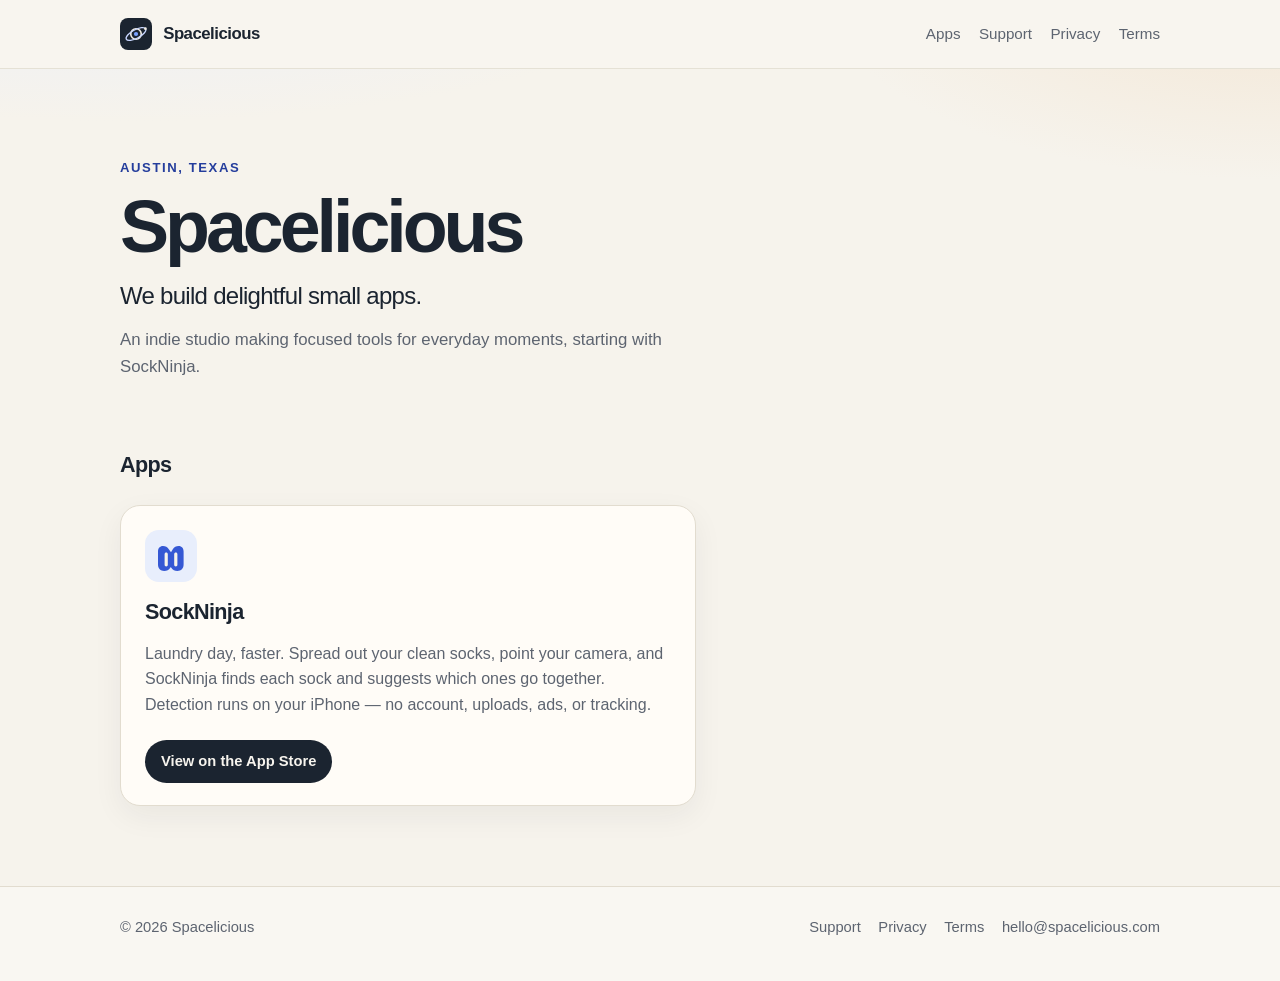
<file: index.html>
<!DOCTYPE html>
<html lang="en">
<head>
  <meta charset="utf-8">
  <meta name="viewport" content="width=device-width, initial-scale=1">
  <title>Spacelicious — Delightful small apps</title>
  <meta name="description" content="Spacelicious is an indie studio in Austin, Texas, building delightful small apps, starting with SockNinja.">
  <link rel="canonical" href="https://spacelicious.com/">
  <link rel="icon" href="/favicon.svg" type="image/svg+xml">
  <meta name="theme-color" content="#f6f3ec">
  <meta property="og:type" content="website">
  <meta property="og:site_name" content="Spacelicious">
  <meta property="og:title" content="Spacelicious — Delightful small apps">
  <meta property="og:description" content="Spacelicious is an indie studio in Austin, Texas, building delightful small apps, starting with SockNinja.">
  <meta property="og:url" content="https://spacelicious.com/">
  <meta name="twitter:card" content="summary">
  <meta name="twitter:title" content="Spacelicious — Delightful small apps">
  <meta name="twitter:description" content="Spacelicious is an indie studio in Austin, Texas, building delightful small apps, starting with SockNinja.">
  <link rel="stylesheet" href="/styles.css">
</head>
<body>
  <header class="site-header">
    <div class="wrap">
      <a class="brand" href="/">
        <svg class="brand-mark" xmlns="http://www.w3.org/2000/svg" viewBox="0 0 32 32" aria-hidden="true">
          <rect width="32" height="32" rx="8" fill="#1b2430"/>
          <circle cx="16" cy="16" r="5.25" fill="none" stroke="#f3efe6" stroke-width="1.6"/>
          <circle cx="16" cy="16" r="2.1" fill="#7aa2ff"/>
          <ellipse cx="16" cy="16" rx="11" ry="4.2" fill="none" stroke="#c9d7ff" stroke-width="1.3" transform="rotate(-28 16 16)"/>
          <circle cx="25.4" cy="10.7" r="1.35" fill="#f3efe6"/>
        </svg>
        Spacelicious
      </a>
      <nav class="nav" aria-label="Primary">
        <a href="/#apps">Apps</a>
        <a href="/support.html">Support</a>
        <a href="/privacy.html">Privacy</a>
        <a href="/terms.html">Terms</a>
      </nav>
    </div>
  </header>

  <main>
    <section class="hero">
      <div class="wrap">
        <p class="eyebrow">Austin, Texas</p>
        <h1>Spacelicious</h1>
        <p class="tagline">We build delightful small apps.</p>
        <p class="lede">An indie studio making focused tools for everyday moments, starting with SockNinja.</p>
      </div>
    </section>

    <section class="section" id="apps">
      <div class="wrap">
        <h2>Apps</h2>
        <div class="cards cards--single">
          <article class="card">
            <svg class="card-icon" viewBox="0 0 52 52" xmlns="http://www.w3.org/2000/svg" aria-hidden="true">
              <rect width="52" height="52" rx="14" fill="#e8eefc"/>
              <path d="M18 16c-3.2 0-5 2.4-5 5.4v13.2c0 4 2.5 6.4 6.2 6.4 2.7 0 4.6-1.1 6.1-3.3l.5-.7.5.7c1.5 2.2 3.4 3.3 6.1 3.3 3.7 0 6.2-2.4 6.2-6.4V21.4c0-3-1.8-5.4-5-5.4-2.6 0-4.3 1.2-5.8 3.2L26 22.3l-2.2-3.1C22.3 17.2 20.6 16 18 16z" fill="#3558d4"/>
              <path d="M21.2 22.5c.9 0 1.6.7 1.6 1.7v10.6c0 1-.7 1.7-1.6 1.7s-1.6-.7-1.6-1.7V24.2c0-1 .7-1.7 1.6-1.7zm9.6 0c.9 0 1.6.7 1.6 1.7v10.6c0 1-.7 1.7-1.6 1.7s-1.6-.7-1.6-1.7V24.2c0-1 .7-1.7 1.6-1.7z" fill="#f6f3ec"/>
            </svg>
            <h3>SockNinja</h3>
            <p>Laundry day, faster. Spread out your clean socks, point your camera, and SockNinja finds each sock and suggests which ones go together. Detection runs on your iPhone — no account, uploads, ads, or tracking.</p>
            <div class="card-actions">
              <a class="button" href="https://apps.apple.com/us/app/sockninja/id6829986641">View on the App Store</a>
            </div>
          </article>
        </div>
      </div>
    </section>
  </main>

  <footer class="site-footer">
    <div class="wrap">
      <p>© 2026 Spacelicious</p>
      <nav class="footer-links" aria-label="Footer">
        <a href="/support.html">Support</a>
        <a href="/privacy.html">Privacy</a>
        <a href="/terms.html">Terms</a>
        <a href="mailto:hello@spacelicious.com">hello@spacelicious.com</a>
      </nav>
    </div>
  </footer>
</body>
</html>
</file>
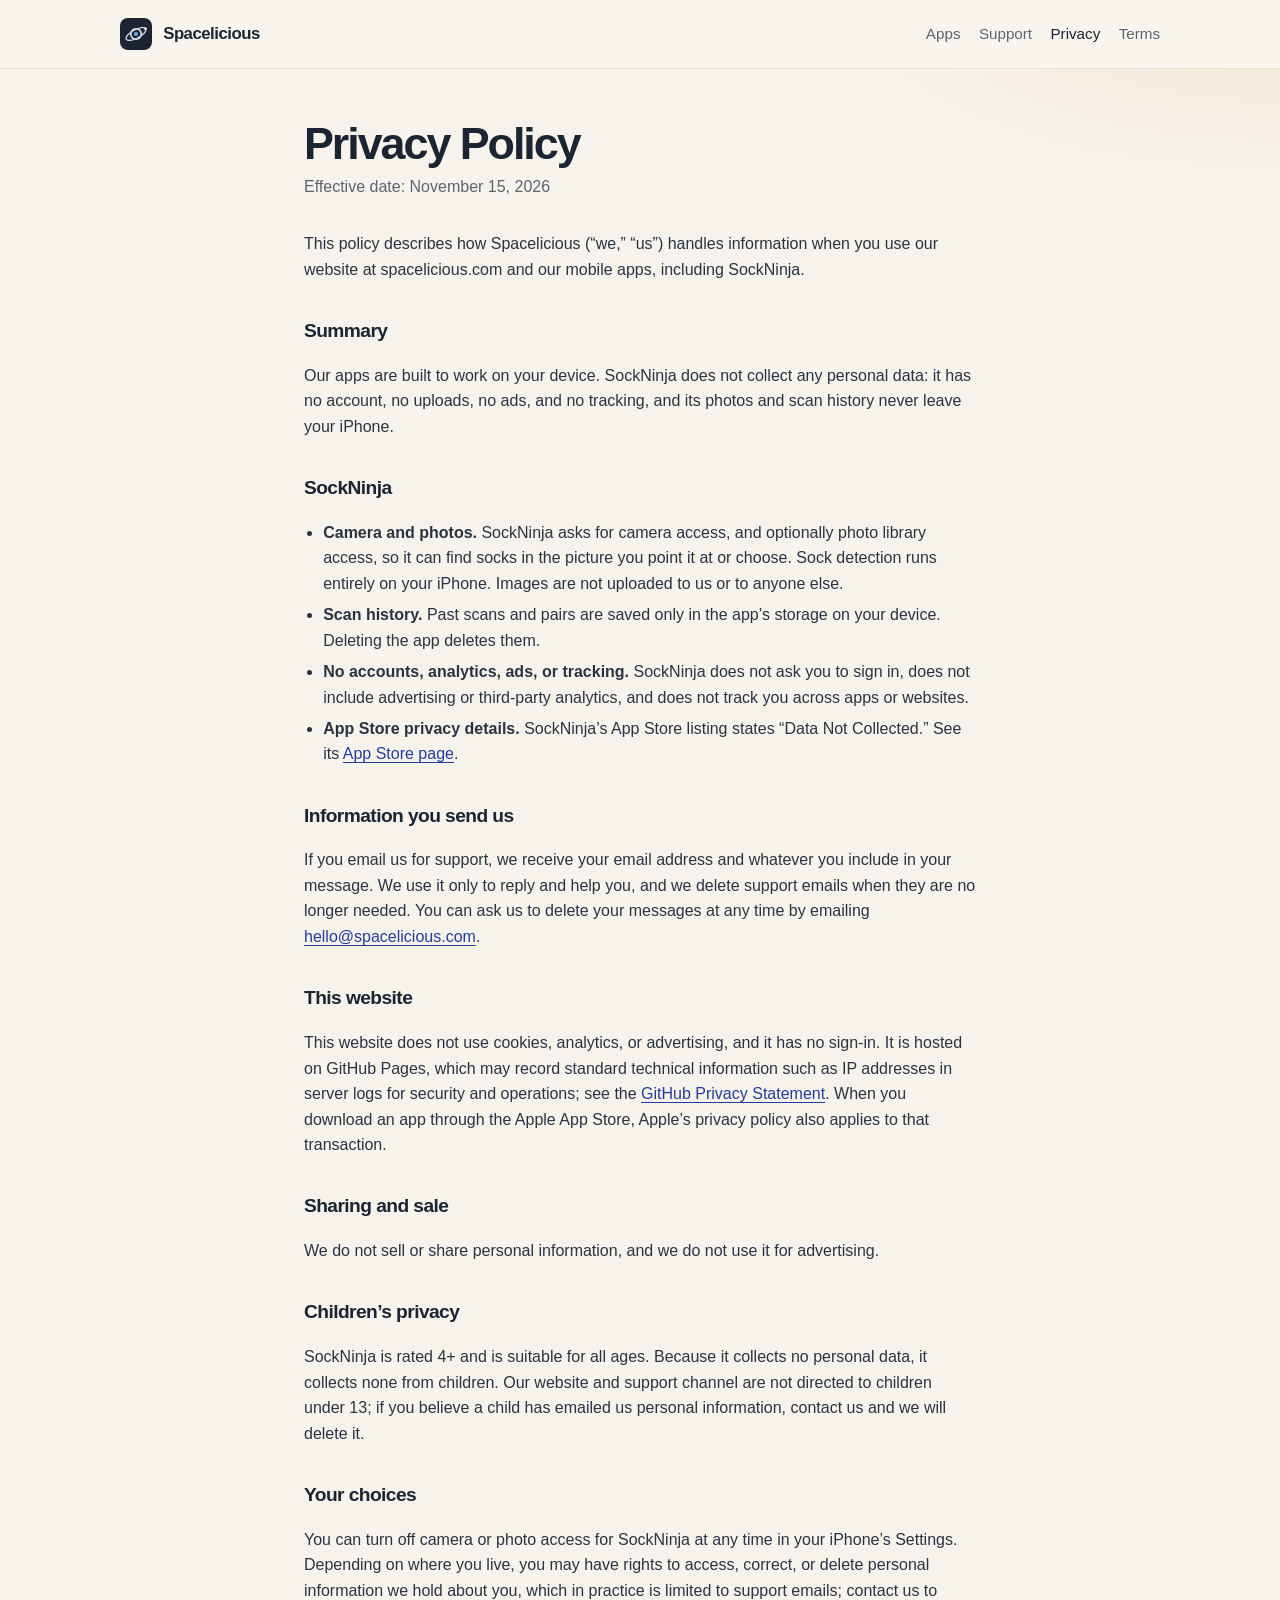
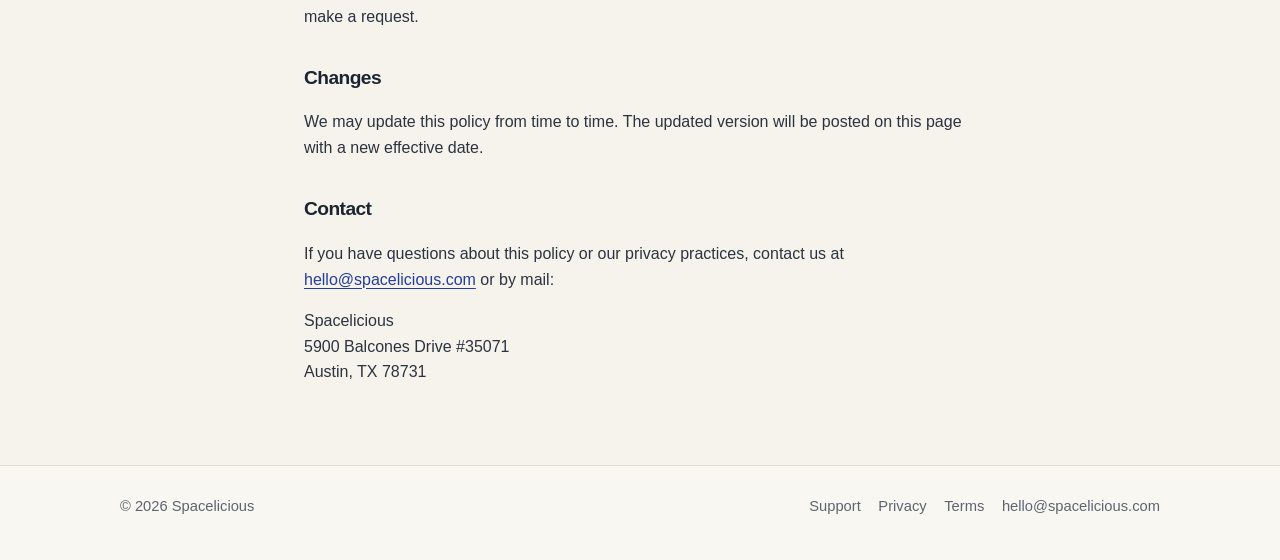
<file: privacy.html>
<!DOCTYPE html>
<html lang="en">
<head>
  <meta charset="utf-8">
  <meta name="viewport" content="width=device-width, initial-scale=1">
  <title>Privacy Policy — Spacelicious</title>
  <meta name="description" content="Privacy policy for Spacelicious apps and this website.">
  <link rel="canonical" href="https://spacelicious.com/privacy.html">
  <link rel="icon" href="/favicon.svg" type="image/svg+xml">
  <meta name="theme-color" content="#f6f3ec">
  <meta property="og:type" content="website">
  <meta property="og:site_name" content="Spacelicious">
  <meta property="og:title" content="Privacy Policy — Spacelicious">
  <meta property="og:description" content="Privacy policy for Spacelicious apps and this website.">
  <meta property="og:url" content="https://spacelicious.com/privacy.html">
  <meta name="twitter:card" content="summary">
  <meta name="twitter:title" content="Privacy Policy — Spacelicious">
  <meta name="twitter:description" content="Privacy policy for Spacelicious apps and this website.">
  <link rel="stylesheet" href="/styles.css">
</head>
<body>
  <header class="site-header">
    <div class="wrap">
      <a class="brand" href="/">
        <svg class="brand-mark" xmlns="http://www.w3.org/2000/svg" viewBox="0 0 32 32" aria-hidden="true">
          <rect width="32" height="32" rx="8" fill="#1b2430"/>
          <circle cx="16" cy="16" r="5.25" fill="none" stroke="#f3efe6" stroke-width="1.6"/>
          <circle cx="16" cy="16" r="2.1" fill="#7aa2ff"/>
          <ellipse cx="16" cy="16" rx="11" ry="4.2" fill="none" stroke="#c9d7ff" stroke-width="1.3" transform="rotate(-28 16 16)"/>
          <circle cx="25.4" cy="10.7" r="1.35" fill="#f3efe6"/>
        </svg>
        Spacelicious
      </a>
      <nav class="nav" aria-label="Primary">
        <a href="/#apps">Apps</a>
        <a href="/support.html">Support</a>
        <a href="/privacy.html" aria-current="page">Privacy</a>
        <a href="/terms.html">Terms</a>
      </nav>
    </div>
  </header>

  <main class="page">
    <div class="wrap prose">
      <h1>Privacy Policy</h1>
      <p class="meta">Effective date: November 15, 2026</p>

      <p>This policy describes how Spacelicious (“we,” “us”) handles information when you use our website at spacelicious.com and our mobile apps, including SockNinja.</p>

      <h2>Summary</h2>
      <p>Our apps are built to work on your device. SockNinja does not collect any personal data: it has no account, no uploads, no ads, and no tracking, and its photos and scan history never leave your iPhone.</p>

      <h2>SockNinja</h2>
      <ul>
        <li><strong>Camera and photos.</strong> SockNinja asks for camera access, and optionally photo library access, so it can find socks in the picture you point it at or choose. Sock detection runs entirely on your iPhone. Images are not uploaded to us or to anyone else.</li>
        <li><strong>Scan history.</strong> Past scans and pairs are saved only in the app’s storage on your device. Deleting the app deletes them.</li>
        <li><strong>No accounts, analytics, ads, or tracking.</strong> SockNinja does not ask you to sign in, does not include advertising or third-party analytics, and does not track you across apps or websites.</li>
        <li><strong>App Store privacy details.</strong> SockNinja’s App Store listing states “Data Not Collected.” See its <a href="https://apps.apple.com/us/app/sockninja/id6829986641">App Store page</a>.</li>
      </ul>

      <h2>Information you send us</h2>
      <p>If you email us for support, we receive your email address and whatever you include in your message. We use it only to reply and help you, and we delete support emails when they are no longer needed. You can ask us to delete your messages at any time by emailing <a href="mailto:hello@spacelicious.com">hello@spacelicious.com</a>.</p>

      <h2>This website</h2>
      <p>This website does not use cookies, analytics, or advertising, and it has no sign-in. It is hosted on GitHub Pages, which may record standard technical information such as IP addresses in server logs for security and operations; see the <a href="https://docs.github.com/en/site-policy/privacy-policies/github-general-privacy-statement">GitHub Privacy Statement</a>. When you download an app through the Apple App Store, Apple’s privacy policy also applies to that transaction.</p>

      <h2>Sharing and sale</h2>
      <p>We do not sell or share personal information, and we do not use it for advertising.</p>

      <h2>Children’s privacy</h2>
      <p>SockNinja is rated 4+ and is suitable for all ages. Because it collects no personal data, it collects none from children. Our website and support channel are not directed to children under 13; if you believe a child has emailed us personal information, contact us and we will delete it.</p>

      <h2>Your choices</h2>
      <p>You can turn off camera or photo access for SockNinja at any time in your iPhone’s Settings. Depending on where you live, you may have rights to access, correct, or delete personal information we hold about you, which in practice is limited to support emails; contact us to make a request.</p>

      <h2>Changes</h2>
      <p>We may update this policy from time to time. The updated version will be posted on this page with a new effective date.</p>

      <h2>Contact</h2>
      <p>If you have questions about this policy or our privacy practices, contact us at <a href="mailto:hello@spacelicious.com">hello@spacelicious.com</a> or by mail:</p>
      <address class="address">
        Spacelicious<br>
        5900 Balcones Drive #35071<br>
        Austin, TX 78731
      </address>
    </div>
  </main>

  <footer class="site-footer">
    <div class="wrap">
      <p>© 2026 Spacelicious</p>
      <nav class="footer-links" aria-label="Footer">
        <a href="/support.html">Support</a>
        <a href="/privacy.html">Privacy</a>
        <a href="/terms.html">Terms</a>
        <a href="mailto:hello@spacelicious.com">hello@spacelicious.com</a>
      </nav>
    </div>
  </footer>
</body>
</html>
</file>
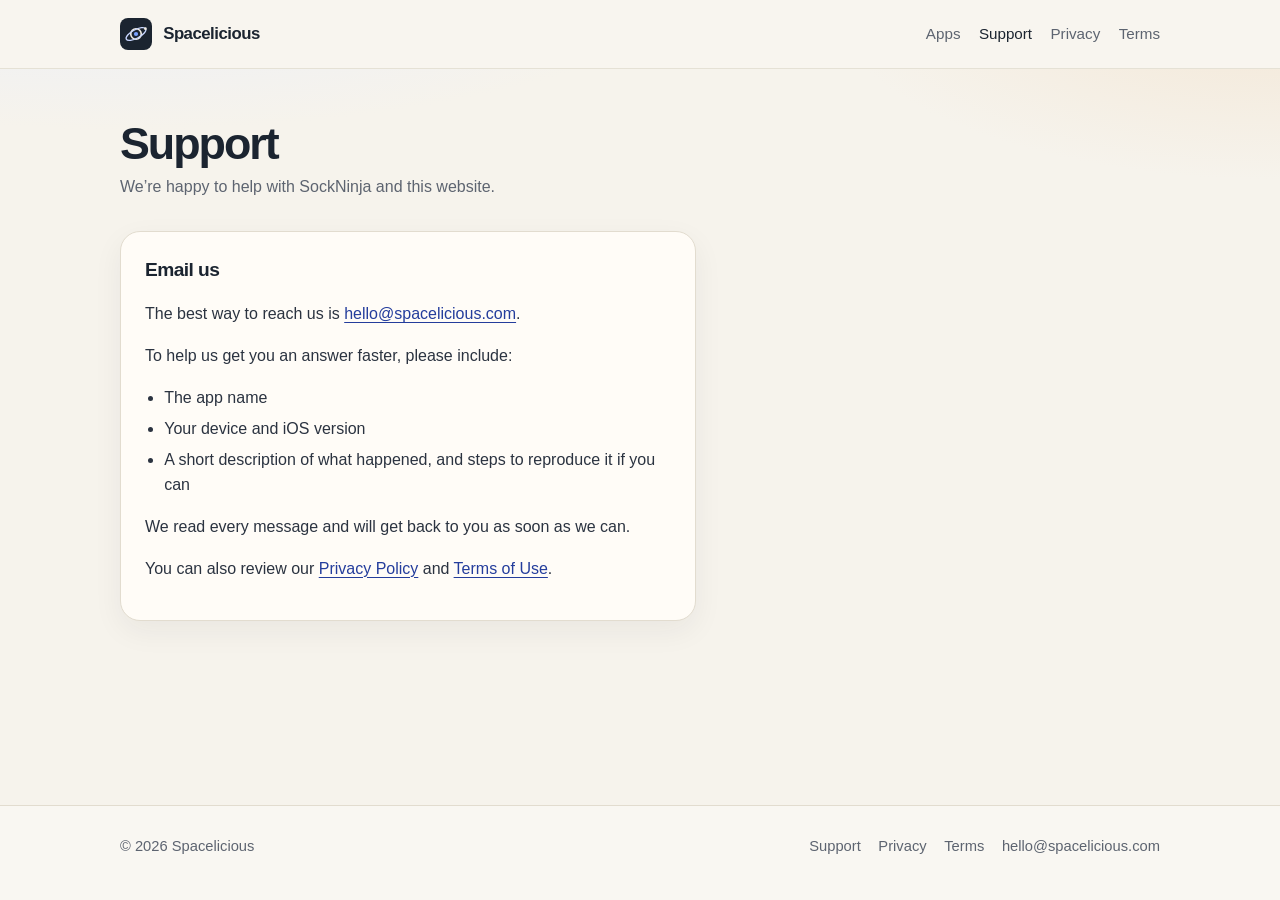
<file: support.html>
<!DOCTYPE html>
<html lang="en">
<head>
  <meta charset="utf-8">
  <meta name="viewport" content="width=device-width, initial-scale=1">
  <title>Support — Spacelicious</title>
  <meta name="description" content="Get help with SockNinja and this website. Email hello@spacelicious.com.">
  <link rel="canonical" href="https://spacelicious.com/support.html">
  <link rel="icon" href="/favicon.svg" type="image/svg+xml">
  <meta name="theme-color" content="#f6f3ec">
  <meta property="og:type" content="website">
  <meta property="og:site_name" content="Spacelicious">
  <meta property="og:title" content="Support — Spacelicious">
  <meta property="og:description" content="Get help with SockNinja and this website. Email hello@spacelicious.com.">
  <meta property="og:url" content="https://spacelicious.com/support.html">
  <meta name="twitter:card" content="summary">
  <meta name="twitter:title" content="Support — Spacelicious">
  <meta name="twitter:description" content="Get help with SockNinja and this website. Email hello@spacelicious.com.">
  <link rel="stylesheet" href="/styles.css">
</head>
<body>
  <header class="site-header">
    <div class="wrap">
      <a class="brand" href="/">
        <svg class="brand-mark" xmlns="http://www.w3.org/2000/svg" viewBox="0 0 32 32" aria-hidden="true">
          <rect width="32" height="32" rx="8" fill="#1b2430"/>
          <circle cx="16" cy="16" r="5.25" fill="none" stroke="#f3efe6" stroke-width="1.6"/>
          <circle cx="16" cy="16" r="2.1" fill="#7aa2ff"/>
          <ellipse cx="16" cy="16" rx="11" ry="4.2" fill="none" stroke="#c9d7ff" stroke-width="1.3" transform="rotate(-28 16 16)"/>
          <circle cx="25.4" cy="10.7" r="1.35" fill="#f3efe6"/>
        </svg>
        Spacelicious
      </a>
      <nav class="nav" aria-label="Primary">
        <a href="/#apps">Apps</a>
        <a href="/support.html" aria-current="page">Support</a>
        <a href="/privacy.html">Privacy</a>
        <a href="/terms.html">Terms</a>
      </nav>
    </div>
  </header>

  <main class="page">
    <div class="wrap">
      <h1>Support</h1>
      <p class="meta">We’re happy to help with SockNinja and this website.</p>

      <div class="contact-block prose">
        <h2>Email us</h2>
        <p>The best way to reach us is <a href="mailto:hello@spacelicious.com">hello@spacelicious.com</a>.</p>
        <p>To help us get you an answer faster, please include:</p>
        <ul>
          <li>The app name</li>
          <li>Your device and iOS version</li>
          <li>A short description of what happened, and steps to reproduce it if you can</li>
        </ul>
        <p>We read every message and will get back to you as soon as we can.</p>
        <p>You can also review our <a href="/privacy.html">Privacy Policy</a> and <a href="/terms.html">Terms of Use</a>.</p>
      </div>
    </div>
  </main>

  <footer class="site-footer">
    <div class="wrap">
      <p>© 2026 Spacelicious</p>
      <nav class="footer-links" aria-label="Footer">
        <a href="/support.html">Support</a>
        <a href="/privacy.html">Privacy</a>
        <a href="/terms.html">Terms</a>
        <a href="mailto:hello@spacelicious.com">hello@spacelicious.com</a>
      </nav>
    </div>
  </footer>
</body>
</html>
</file>
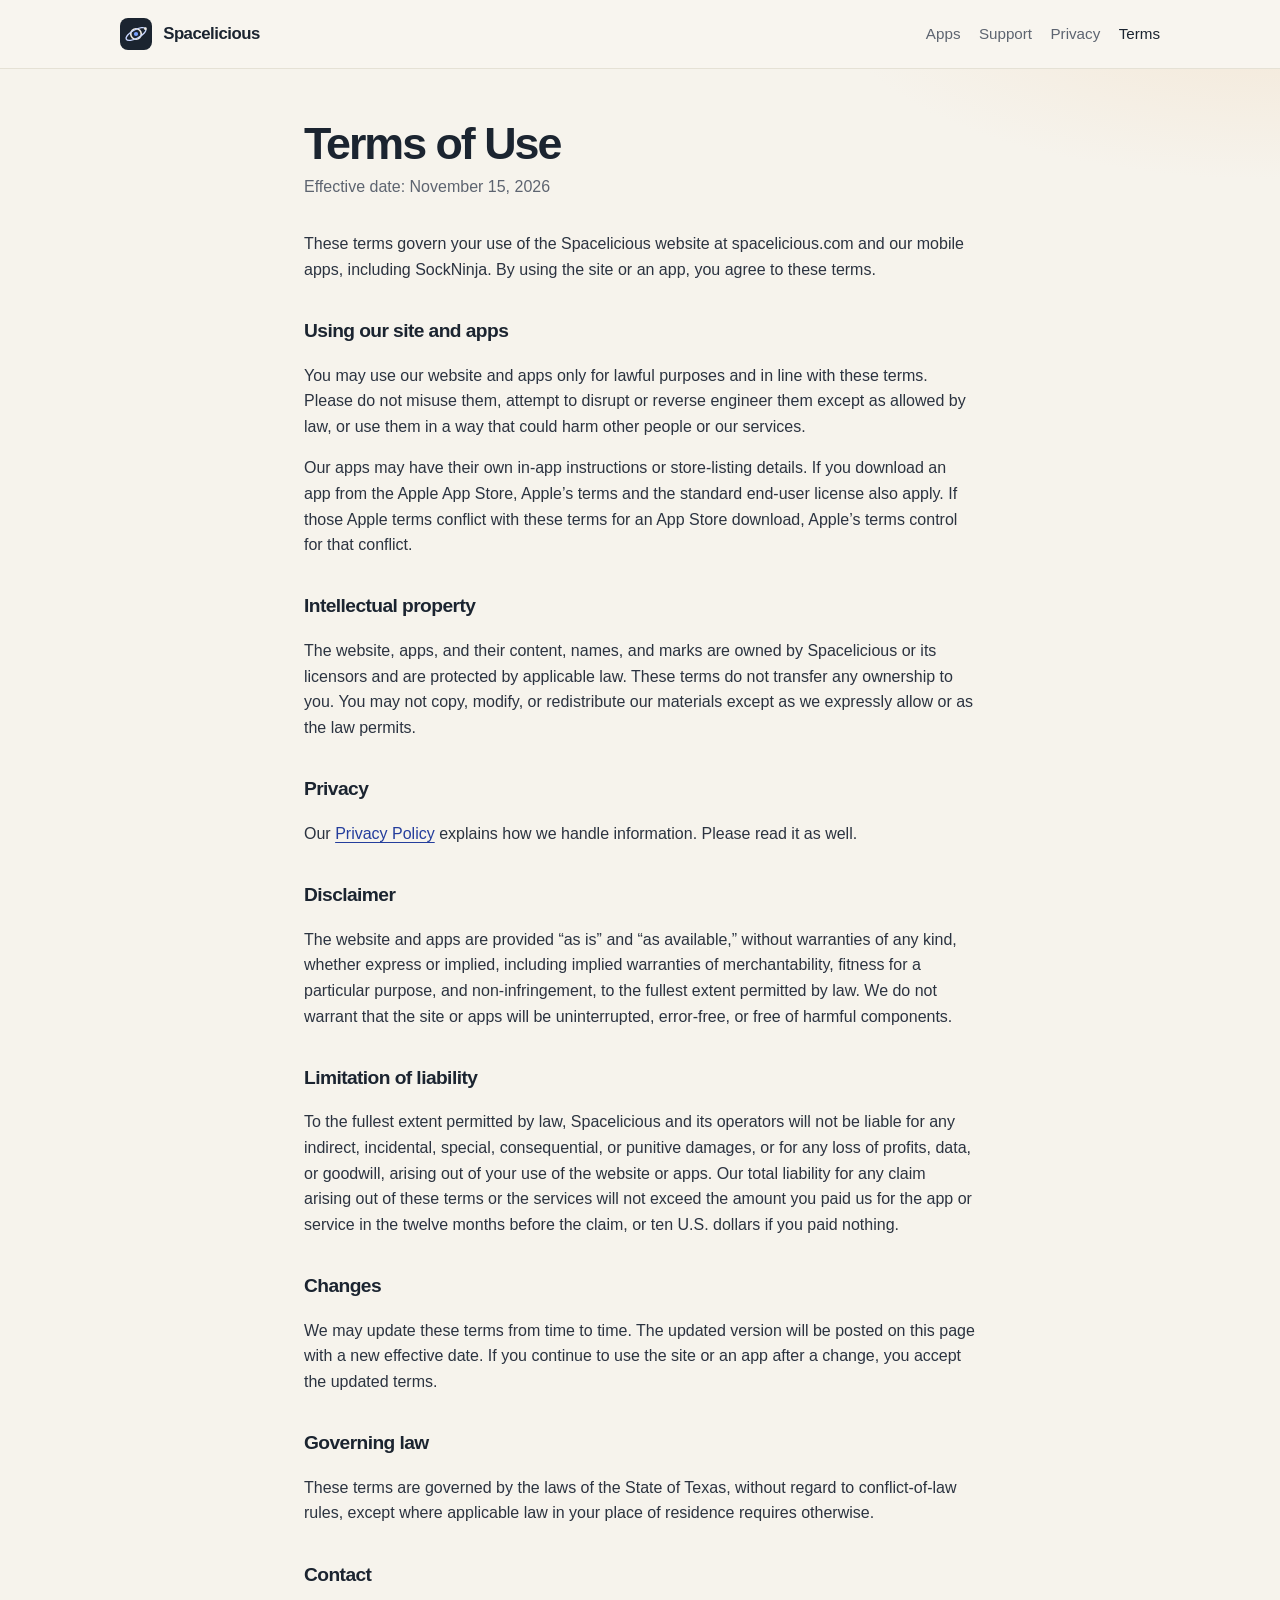
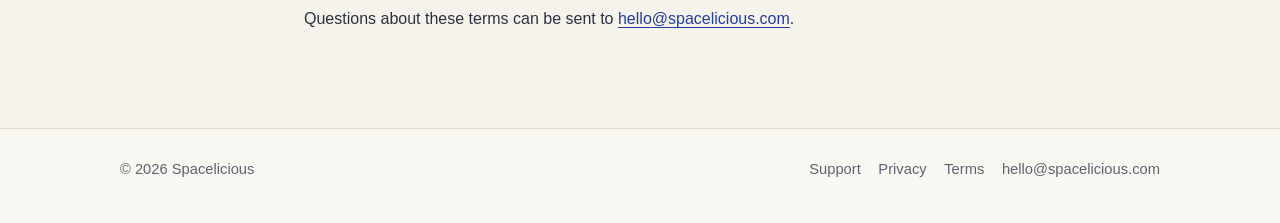
<file: terms.html>
<!DOCTYPE html>
<html lang="en">
<head>
  <meta charset="utf-8">
  <meta name="viewport" content="width=device-width, initial-scale=1">
  <title>Terms of Use — Spacelicious</title>
  <meta name="description" content="Terms of use for the Spacelicious website and apps.">
  <link rel="canonical" href="https://spacelicious.com/terms.html">
  <link rel="icon" href="/favicon.svg" type="image/svg+xml">
  <meta name="theme-color" content="#f6f3ec">
  <meta property="og:type" content="website">
  <meta property="og:site_name" content="Spacelicious">
  <meta property="og:title" content="Terms of Use — Spacelicious">
  <meta property="og:description" content="Terms of use for the Spacelicious website and apps.">
  <meta property="og:url" content="https://spacelicious.com/terms.html">
  <meta name="twitter:card" content="summary">
  <meta name="twitter:title" content="Terms of Use — Spacelicious">
  <meta name="twitter:description" content="Terms of use for the Spacelicious website and apps.">
  <link rel="stylesheet" href="/styles.css">
</head>
<body>
  <header class="site-header">
    <div class="wrap">
      <a class="brand" href="/">
        <svg class="brand-mark" xmlns="http://www.w3.org/2000/svg" viewBox="0 0 32 32" aria-hidden="true">
          <rect width="32" height="32" rx="8" fill="#1b2430"/>
          <circle cx="16" cy="16" r="5.25" fill="none" stroke="#f3efe6" stroke-width="1.6"/>
          <circle cx="16" cy="16" r="2.1" fill="#7aa2ff"/>
          <ellipse cx="16" cy="16" rx="11" ry="4.2" fill="none" stroke="#c9d7ff" stroke-width="1.3" transform="rotate(-28 16 16)"/>
          <circle cx="25.4" cy="10.7" r="1.35" fill="#f3efe6"/>
        </svg>
        Spacelicious
      </a>
      <nav class="nav" aria-label="Primary">
        <a href="/#apps">Apps</a>
        <a href="/support.html">Support</a>
        <a href="/privacy.html">Privacy</a>
        <a href="/terms.html" aria-current="page">Terms</a>
      </nav>
    </div>
  </header>

  <main class="page">
    <div class="wrap prose">
      <h1>Terms of Use</h1>
      <p class="meta">Effective date: November 15, 2026</p>

      <p>These terms govern your use of the Spacelicious website at spacelicious.com and our mobile apps, including SockNinja. By using the site or an app, you agree to these terms.</p>

      <h2>Using our site and apps</h2>
      <p>You may use our website and apps only for lawful purposes and in line with these terms. Please do not misuse them, attempt to disrupt or reverse engineer them except as allowed by law, or use them in a way that could harm other people or our services.</p>
      <p>Our apps may have their own in-app instructions or store-listing details. If you download an app from the Apple App Store, Apple’s terms and the standard end-user license also apply. If those Apple terms conflict with these terms for an App Store download, Apple’s terms control for that conflict.</p>

      <h2>Intellectual property</h2>
      <p>The website, apps, and their content, names, and marks are owned by Spacelicious or its licensors and are protected by applicable law. These terms do not transfer any ownership to you. You may not copy, modify, or redistribute our materials except as we expressly allow or as the law permits.</p>

      <h2>Privacy</h2>
      <p>Our <a href="/privacy.html">Privacy Policy</a> explains how we handle information. Please read it as well.</p>

      <h2>Disclaimer</h2>
      <p>The website and apps are provided “as is” and “as available,” without warranties of any kind, whether express or implied, including implied warranties of merchantability, fitness for a particular purpose, and non-infringement, to the fullest extent permitted by law. We do not warrant that the site or apps will be uninterrupted, error-free, or free of harmful components.</p>

      <h2>Limitation of liability</h2>
      <p>To the fullest extent permitted by law, Spacelicious and its operators will not be liable for any indirect, incidental, special, consequential, or punitive damages, or for any loss of profits, data, or goodwill, arising out of your use of the website or apps. Our total liability for any claim arising out of these terms or the services will not exceed the amount you paid us for the app or service in the twelve months before the claim, or ten U.S. dollars if you paid nothing.</p>

      <h2>Changes</h2>
      <p>We may update these terms from time to time. The updated version will be posted on this page with a new effective date. If you continue to use the site or an app after a change, you accept the updated terms.</p>

      <h2>Governing law</h2>
      <p>These terms are governed by the laws of the State of Texas, without regard to conflict-of-law rules, except where applicable law in your place of residence requires otherwise.</p>

      <h2>Contact</h2>
      <p>Questions about these terms can be sent to <a href="mailto:hello@spacelicious.com">hello@spacelicious.com</a>.</p>
    </div>
  </main>

  <footer class="site-footer">
    <div class="wrap">
      <p>© 2026 Spacelicious</p>
      <nav class="footer-links" aria-label="Footer">
        <a href="/support.html">Support</a>
        <a href="/privacy.html">Privacy</a>
        <a href="/terms.html">Terms</a>
        <a href="mailto:hello@spacelicious.com">hello@spacelicious.com</a>
      </nav>
    </div>
  </footer>
</body>
</html>
</file>
<file: styles.css>
:root {
  --bg: #f6f3ec;
  --bg-accent: #efe8db;
  --ink: #1b2430;
  --muted: #5d6470;
  --line: #e2dccf;
  --card: #fffcf7;
  --accent: #3558d4;
  --accent-ink: #243d9c;
  --todo-bg: #fff4d6;
  --todo-ink: #6a4b00;
  --shadow: 0 10px 30px rgba(27, 36, 48, 0.06);
  --radius: 20px;
  --max: 1040px;
  --font: "SF Pro Text", "SF Pro Display", -apple-system, BlinkMacSystemFont, "Segoe UI", "Helvetica Neue", Helvetica, Arial, sans-serif;
}

*, *::before, *::after { box-sizing: border-box; }

html { scroll-behavior: smooth; }

body {
  margin: 0;
  font-family: var(--font);
  color: var(--ink);
  background:
    radial-gradient(1200px 400px at 10% -10%, #e8eefc 0%, transparent 55%),
    radial-gradient(900px 360px at 100% 0%, #f3e7d6 0%, transparent 50%),
    var(--bg);
  line-height: 1.6;
  min-height: 100vh;
  display: flex;
  flex-direction: column;
}

img { max-width: 100%; display: block; }

a {
  color: var(--accent-ink);
  text-decoration-thickness: 1px;
  text-underline-offset: 0.18em;
}

a:hover { color: var(--accent); }

.wrap {
  width: min(var(--max), calc(100% - 2.5rem));
  margin-inline: auto;
}

.site-header {
  position: sticky;
  top: 0;
  z-index: 10;
  backdrop-filter: blur(16px);
  background: color-mix(in srgb, var(--bg) 82%, white);
  border-bottom: 1px solid color-mix(in srgb, var(--line) 80%, transparent);
}

.site-header .wrap,
.site-footer .wrap {
  display: flex;
  align-items: center;
  justify-content: space-between;
  gap: 1rem;
  min-height: 4.25rem;
}

.brand {
  display: inline-flex;
  align-items: center;
  gap: 0.7rem;
  color: var(--ink);
  text-decoration: none;
  font-weight: 650;
  letter-spacing: -0.03em;
  font-size: 1.05rem;
}

.brand:hover { color: var(--ink); }

.brand-mark {
  width: 32px;
  height: 32px;
  flex: 0 0 auto;
}

.nav {
  display: flex;
  flex-wrap: wrap;
  gap: 0.2rem 1.15rem;
  font-size: 0.95rem;
}

.nav a {
  color: var(--muted);
  text-decoration: none;
}

.nav a:hover,
.nav a[aria-current="page"] {
  color: var(--ink);
}

main { flex: 1; }

.hero {
  padding: 5.5rem 0 3.2rem;
}

.eyebrow {
  margin: 0 0 0.85rem;
  color: var(--accent-ink);
  font-size: 0.82rem;
  font-weight: 600;
  letter-spacing: 0.12em;
  text-transform: uppercase;
}

.hero h1 {
  margin: 0;
  font-size: clamp(2.6rem, 6vw, 4.6rem);
  line-height: 0.95;
  letter-spacing: -0.055em;
  font-weight: 680;
}

.tagline {
  margin: 1.15rem 0 0;
  max-width: 22em;
  font-size: clamp(1.2rem, 2.2vw, 1.5rem);
  line-height: 1.35;
  letter-spacing: -0.03em;
  color: var(--ink);
}

.lede {
  margin: 0.9rem 0 0;
  max-width: 34em;
  color: var(--muted);
  font-size: 1.05rem;
}

.section {
  padding: 1rem 0 5rem;
}

.section h2 {
  margin: 0 0 1.4rem;
  font-size: 1.35rem;
  letter-spacing: -0.03em;
}

.cards {
  display: grid;
  grid-template-columns: repeat(2, minmax(0, 1fr));
  gap: 1.15rem;
}

.cards--single {
  grid-template-columns: minmax(0, 36rem);
}

.card {
  background: var(--card);
  border: 1px solid var(--line);
  border-radius: var(--radius);
  box-shadow: var(--shadow);
  padding: 1.5rem 1.5rem 1.4rem;
  display: flex;
  flex-direction: column;
  gap: 0.7rem;
  min-height: 100%;
}

.card-icon {
  width: 52px;
  height: 52px;
}

.card h3 {
  margin: 0.15rem 0 0;
  font-size: 1.35rem;
  letter-spacing: -0.03em;
}

.card p {
  margin: 0;
  color: var(--muted);
}

.card-actions {
  margin-top: auto;
  padding-top: 0.7rem;
}

.button {
  display: inline-flex;
  align-items: center;
  gap: 0.4rem;
  background: var(--ink);
  color: #f7f4ee;
  text-decoration: none;
  border-radius: 999px;
  padding: 0.6rem 1rem;
  font-size: 0.92rem;
  font-weight: 600;
}

.button:hover { color: #fff; background: #000; }

.page {
  padding: 3.2rem 0 5rem;
}

.page h1 {
  margin: 0 0 0.4rem;
  font-size: clamp(2rem, 4vw, 2.8rem);
  letter-spacing: -0.045em;
  line-height: 1.05;
}

.page .meta {
  margin: 0 0 2rem;
  color: var(--muted);
}

.prose {
  max-width: 42rem;
}

.prose h2 {
  margin: 2.1rem 0 0.7rem;
  font-size: 1.2rem;
  letter-spacing: -0.03em;
}

.prose p, .prose li { color: #2b3340; }

.prose ul, .prose ol { padding-left: 1.2rem; }

.prose li + li { margin-top: 0.35rem; }

.address {
  margin: 0.4rem 0 0;
  font-style: normal;
  color: #2b3340;
}

.todo {
  display: inline;
  background: var(--todo-bg);
  color: var(--todo-ink);
  border-radius: 6px;
  padding: 0.05em 0.35em;
  font-weight: 600;
}

.contact-block {
  background: var(--card);
  border: 1px solid var(--line);
  border-radius: var(--radius);
  padding: 1.4rem 1.5rem;
  box-shadow: var(--shadow);
  max-width: 36rem;
}

.contact-block h2 { margin-top: 0; }

.site-footer {
  border-top: 1px solid var(--line);
  padding: 0.4rem 0 1.2rem;
  color: var(--muted);
  font-size: 0.92rem;
  background: color-mix(in srgb, var(--bg) 70%, white);
}

.footer-links {
  display: flex;
  flex-wrap: wrap;
  gap: 0.85rem 1.1rem;
}

.footer-links a {
  color: var(--muted);
  text-decoration: none;
}

.footer-links a:hover { color: var(--ink); }

.not-found {
  text-align: left;
  padding: 5rem 0 6rem;
}

.not-found h1 {
  margin: 0;
  font-size: clamp(2.4rem, 6vw, 4rem);
  letter-spacing: -0.05em;
}

@media (max-width: 720px) {
  .wrap { width: min(var(--max), calc(100% - 1.6rem)); }
  .site-header .wrap { flex-wrap: wrap; padding: 0.7rem 0; min-height: 0; }
  .hero { padding-top: 3.2rem; }
  .cards { grid-template-columns: 1fr; }
  .site-footer .wrap { flex-direction: column; align-items: flex-start; padding-top: 1.1rem; }
}
</file>
